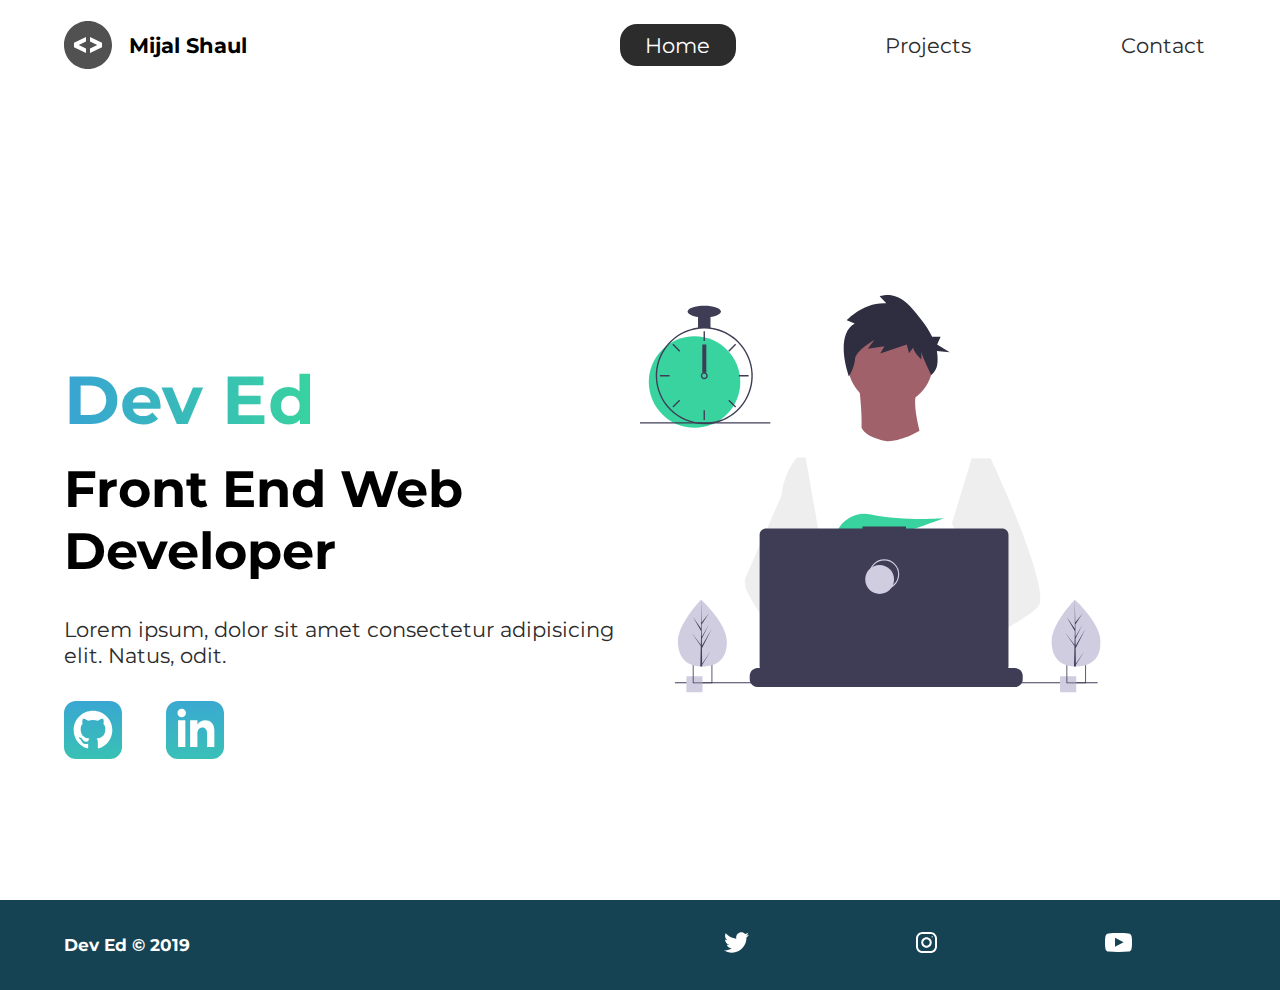
<file: index.html>
<!DOCTYPE html>
<html lang="en">
    <head>
        <meta charset="UTF-8">
        <meta http-equiv="X-UA-Compatible" content="IE=edge">
        <meta name="viewport" content="width=device-width, initial-scale=1.0">
        <meta name="description" content="Dev is web designer specialized in html,css and UX/UI"/>
        <meta name="robots" content="index,follow">
        <link href="https://fonts.googleapis.com/css2?family=Montserrat:wght@400;500&display=swap" rel="stylesheet">
        <link rel="stylesheet" href="./styles/style.css"/>
        <title>Dev Ed | Web Designer</title>
    </head>
<body>
    <header class="main-head">
        <nav>
          <div class="logo">
              <img src="/icons/code.svg" alt="logo"/>
              <h1>Mijal Shaul</h1>
          </div>
          <ul>
            <li><a class="active" href="/">Home</a></li>
            <li><a href="./projects/">Projects</a></li>
            <li><a href="./contact/">Contact</a></li>
          </ul>
        </nav>
    </header>
    <section class="intro">
        <div class="intro-text">
            <h2>Dev Ed</h2>
            <h3>Front End Web <br> Developer</h3>
            <p>Lorem ipsum, dolor sit amet consectetur adipisicing elit. Natus, odit.</p>
            <div class="intro-social">
                <a href="#"><img src="/icons/github.svg" alt="github-social-link"></a>
                <a href="#"><img src="/icons/linked-in.svg" alt="linkedin-social-link"></a>
            </div>
        </div>
        <div class="intro-images">
            <svg
            width="600"
            height="100%"
            viewBox="0 0 799 690"
            fill="none"
            xmlns="http://www.w3.org/2000/svg"
           > 
            <g id="undraw_dev_productivity_umsq (1) 1" clip-path="url(#clip0)">
              <path
                id="Vector"
                d="M516.92 624.636C516.92 624.636 512.16 626.266 504.42 628.576C487.31 633.706 455.65 642.216 428.82 643.916C405.72 645.396 386.2 641.836 382.63 626.766C381.1 620.286 383.27 614.956 388 610.576C402.12 597.486 439 592.796 468.25 591.186C476.51 590.736 484.15 590.526 490.51 590.446C501.31 590.306 508.39 590.526 508.39 590.526L508.56 591.186L516.92 624.636Z"
                fill="#A0616A"
              />
              <path
                id="Vector_2"
                d="M436.99 672.586C418.61 695.346 342.73 647.666 316.19 629.886C310.41 626.016 306.97 623.566 306.97 623.566L331.25 591.186L338.94 580.936C338.94 580.936 345.82 584.586 355.99 590.526C356.36 590.746 356.73 590.966 357.11 591.186C365.88 596.336 376.89 603.066 388 610.576C403.33 620.946 418.83 632.776 428.82 643.916C438.59 654.806 443.08 665.036 436.99 672.586Z"
                fill="#A0616A"
              />
              <g id="me">
                <path
                  id="Vector_3"
                  d="M434.672 191.952C475.283 191.607 507.926 158.406 507.582 117.795C507.237 77.1832 474.036 44.5403 433.425 44.8847C392.813 45.2291 360.17 78.4303 360.515 119.042C360.859 159.653 394.06 192.296 434.672 191.952Z"
                  fill="#A0616A"
                />
                <path
                  id="Vector_4"
                  d="M379.477 155.65C379.477 155.65 394.216 259.972 373.002 271.875C351.787 283.779 499.929 283.588 499.929 283.588C499.929 283.588 466.124 193.284 480.809 165.449L379.477 155.65Z"
                  fill="#A0616A"
                />
                <path
                  id="Vector_5"
                  d="M608.101 283.199L596.257 339.402L571.214 458.308L570.49 464.815L562.138 540.138L556.582 590.177L552.857 623.79C528.584 636.526 510.988 645.326 510.988 645.326C510.988 645.326 509.404 637.719 506.871 627.99C489.805 633.265 458.218 642.043 431.404 643.97C441.266 654.777 445.842 664.969 439.817 672.57C421.63 695.485 345.349 648.45 318.659 630.896C318.077 635.158 317.879 639.464 318.068 643.762L297.626 628.314L299.331 592.359L302.206 531.522L305.819 455.229C304.448 451.975 303.294 448.634 302.364 445.228C295.956 423.161 288.032 379.057 281.928 342.067C277.016 312.298 273.302 287.138 272.517 281.785C272.411 281.086 272.358 280.726 272.358 280.726L384.363 230.094C392.509 248.556 429.865 253.809 429.865 253.809C460.756 251.417 484.847 234.913 484.847 234.913L608.101 283.199Z"
                  fill="white"
                />
                <path
                  id="Vector_6"
                  d="M372.285 49.3811L358.49 43.9934C358.49 43.9934 386.969 12.1 426.99 14.513L415.635 2.22366C415.635 2.22366 443.04 -9.01799 468.283 19.6674C481.553 34.7467 496.908 52.4737 506.557 72.5077L521.281 72.3829L515.251 85.9663L536.874 99.3152L514.777 97.0719C516.155 104.471 516.421 112.034 515.566 119.511C514.683 126.991 510.928 133.835 505.094 138.598V138.598C505.094 138.598 487.743 103.449 487.696 97.9443L487.813 111.705C487.813 111.705 473.959 99.4371 473.889 91.1807L466.471 100.877L462.593 85.7717L416.475 101.301L423.87 88.8526L395.157 93.2246L406.278 77.9923C406.278 77.9923 373.932 96.1568 372.811 111.304C371.689 126.452 362.299 140.875 362.299 140.875C362.299 140.875 336.213 70.3294 372.285 49.3811Z"
                  fill="#2F2E41"
                />
                <path
                  id="Vector_7"
                  d="M690.215 540.422C682.794 548.605 664.338 560.992 641.951 574.422C633.623 579.413 624.757 584.559 615.71 589.676C594.122 601.889 571.514 614.001 552.857 623.79C528.584 636.526 510.988 645.326 510.988 645.326C510.988 645.326 509.403 637.719 506.871 627.99C503.48 614.968 498.397 598.141 493.184 590.715C493.002 590.456 492.82 590.218 492.638 589.979C491.121 588.022 489.601 586.885 488.112 586.897L562.138 540.138L594.127 519.926L570.489 464.814L540.842 395.683L557.908 339.727L575.062 283.479L608.101 283.199C608.101 283.199 619.243 306.985 633.514 340.166C635.647 345.128 637.851 350.299 640.096 355.64C669.469 425.394 706.176 522.836 690.215 540.422Z"
                  fill="#EEEEEE"
                />
                <path
                  id="Vector_8"
                  d="M358.123 591.2C355.41 591.212 352.702 591.456 350.029 591.928C327.074 596.073 320.47 616.94 318.659 630.896C318.077 635.158 317.879 639.464 318.068 643.761L297.626 628.314L290.178 622.687C272.316 616.628 256.353 605.733 242.483 592.84C230.449 581.456 219.634 568.849 210.213 555.223C200.831 541.793 192.448 527.692 185.134 513.034C183.094 508.943 181.977 504.454 181.864 499.884C181.751 495.314 182.644 490.775 184.48 486.588L209.154 430.327L245.218 348.098C245.471 346.146 245.752 344.237 246.059 342.371C252.995 300.511 272.367 281.786 272.367 281.786L287.286 281.659L297.778 341.932L310.813 416.815L302.364 445.227L282.839 510.845L302.205 531.522L358.123 591.2Z"
                  fill="#EEEEEE"
                />
              </g>
              <path
                id="Vector_9"
                d="M372.877 415.806L385.631 430.686C390.37 429.783 395.319 428.721 400.416 427.529L396.752 415.806L405.71 426.256C459.707 412.975 526.637 387.155 526.637 387.155C526.637 387.155 454.379 392.453 400.428 380.666C376.558 375.451 351.998 387.284 342.202 409.668C336.508 422.679 337.403 433.951 357.596 433.951C364.419 433.835 371.223 433.195 377.949 432.037L372.877 415.806Z"
                fill="#38D39F"
              />
              <path
                id="Vector_10"
                d="M663.65 660.386V666.456C663.654 668.122 663.345 669.774 662.74 671.326C662.472 672.018 662.147 672.687 661.77 673.326C660.578 675.326 658.887 676.983 656.862 678.133C654.838 679.283 652.549 679.887 650.22 679.886H203.67C201.342 679.887 199.053 679.283 197.028 678.133C195.003 676.983 193.312 675.326 192.12 673.326C191.743 672.687 191.419 672.018 191.15 671.326C190.546 669.774 190.237 668.122 190.24 666.456V660.386C190.24 658.622 190.587 656.876 191.262 655.246C191.936 653.616 192.926 652.136 194.173 650.888C195.42 649.641 196.901 648.652 198.53 647.977C200.16 647.302 201.906 646.955 203.67 646.956H229.41V644.126C229.41 644.052 229.425 643.979 229.453 643.911C229.481 643.843 229.522 643.782 229.574 643.73C229.626 643.678 229.688 643.636 229.756 643.608C229.824 643.58 229.897 643.566 229.97 643.566H243.4C243.474 643.566 243.547 643.58 243.615 643.608C243.683 643.636 243.745 643.678 243.797 643.73C243.849 643.782 243.89 643.843 243.918 643.911C243.946 643.979 243.96 644.052 243.96 644.126V646.956H252.35V644.126C252.35 644.052 252.365 643.979 252.393 643.911C252.421 643.843 252.462 643.782 252.514 643.73C252.566 643.678 252.628 643.636 252.696 643.608C252.764 643.58 252.837 643.566 252.91 643.566H266.34C266.414 643.566 266.487 643.58 266.555 643.608C266.623 643.636 266.684 643.678 266.736 643.73C266.789 643.782 266.83 643.843 266.858 643.911C266.886 643.979 266.9 644.052 266.9 644.126V646.956H275.3V644.126C275.3 644.052 275.315 643.979 275.343 643.911C275.371 643.843 275.412 643.782 275.464 643.73C275.516 643.678 275.578 643.636 275.646 643.608C275.714 643.58 275.787 643.566 275.86 643.566H289.29C289.364 643.566 289.437 643.58 289.505 643.608C289.573 643.636 289.634 643.678 289.686 643.73C289.739 643.782 289.78 643.843 289.808 643.911C289.836 643.979 289.85 644.052 289.85 644.126V646.956H298.24V644.126C298.24 644.052 298.255 643.979 298.283 643.911C298.311 643.843 298.352 643.782 298.404 643.73C298.456 643.678 298.518 643.636 298.586 643.608C298.654 643.58 298.727 643.566 298.8 643.566H312.23C312.304 643.566 312.377 643.58 312.445 643.608C312.513 643.636 312.574 643.678 312.626 643.73C312.678 643.782 312.72 643.843 312.748 643.911C312.776 643.979 312.79 644.052 312.79 644.126V646.956H321.18V644.126C321.18 644.052 321.194 643.979 321.223 643.911C321.251 643.843 321.292 643.782 321.344 643.73C321.396 643.678 321.458 643.636 321.526 643.608C321.594 643.58 321.667 643.566 321.74 643.566H335.17C335.244 643.566 335.317 643.58 335.385 643.608C335.453 643.636 335.514 643.678 335.566 643.73C335.618 643.782 335.66 643.843 335.688 643.911C335.716 643.979 335.73 644.052 335.73 644.126V646.956H344.13V644.126C344.13 644.052 344.145 643.979 344.173 643.911C344.201 643.843 344.242 643.782 344.294 643.73C344.346 643.678 344.408 643.636 344.476 643.608C344.544 643.58 344.617 643.566 344.69 643.566H358.12C358.194 643.566 358.267 643.58 358.335 643.608C358.403 643.636 358.464 643.678 358.516 643.73C358.569 643.782 358.61 643.843 358.638 643.911C358.666 643.979 358.68 644.052 358.68 644.126V646.956H367.07V644.126C367.07 644.052 367.085 643.979 367.113 643.911C367.141 643.843 367.182 643.782 367.234 643.73C367.286 643.678 367.348 643.636 367.416 643.608C367.484 643.58 367.557 643.566 367.63 643.566H472.83C472.904 643.566 472.977 643.58 473.045 643.608C473.113 643.636 473.174 643.678 473.227 643.73C473.279 643.782 473.32 643.843 473.348 643.911C473.376 643.979 473.39 644.052 473.39 644.126V646.956H481.79V644.126C481.79 644.052 481.804 643.979 481.833 643.911C481.861 643.843 481.902 643.782 481.954 643.73C482.006 643.678 482.068 643.636 482.136 643.608C482.204 643.58 482.277 643.566 482.35 643.566H495.78C495.928 643.567 496.07 643.627 496.175 643.732C496.279 643.836 496.339 643.978 496.34 644.126V646.956H504.73V644.126C504.73 644.052 504.745 643.979 504.773 643.911C504.801 643.843 504.842 643.782 504.894 643.73C504.946 643.678 505.008 643.636 505.076 643.608C505.144 643.58 505.217 643.566 505.29 643.566H518.72C518.794 643.566 518.867 643.58 518.935 643.608C519.003 643.636 519.065 643.678 519.117 643.73C519.169 643.782 519.21 643.843 519.238 643.911C519.266 643.979 519.28 644.052 519.28 644.126V646.956H527.67V644.126C527.67 644.052 527.685 643.979 527.713 643.911C527.741 643.843 527.782 643.782 527.834 643.73C527.886 643.678 527.948 643.636 528.016 643.608C528.084 643.58 528.157 643.566 528.23 643.566H541.66C541.734 643.566 541.807 643.58 541.875 643.608C541.943 643.636 542.005 643.678 542.057 643.73C542.109 643.782 542.15 643.843 542.178 643.911C542.206 643.979 542.22 644.052 542.22 644.126V646.956H550.62V644.126C550.62 644.052 550.635 643.979 550.663 643.911C550.691 643.843 550.732 643.782 550.784 643.73C550.836 643.678 550.898 643.636 550.966 643.608C551.034 643.58 551.107 643.566 551.18 643.566H564.61C564.757 643.568 564.898 643.628 565.001 643.733C565.104 643.837 565.161 643.979 565.16 644.126V646.956H573.56V644.126C573.56 644.052 573.575 643.979 573.603 643.911C573.631 643.843 573.672 643.782 573.724 643.73C573.776 643.678 573.838 643.636 573.906 643.608C573.974 643.58 574.047 643.566 574.12 643.566H587.55C587.624 643.566 587.697 643.58 587.765 643.608C587.833 643.636 587.895 643.678 587.947 643.73C587.999 643.782 588.04 643.843 588.068 643.911C588.096 643.979 588.11 644.052 588.11 644.126V646.956H596.5V644.126C596.5 644.052 596.515 643.979 596.543 643.911C596.571 643.843 596.612 643.782 596.664 643.73C596.716 643.678 596.778 643.636 596.846 643.608C596.914 643.58 596.987 643.566 597.06 643.566H610.49C610.564 643.566 610.637 643.58 610.705 643.608C610.773 643.636 610.835 643.678 610.887 643.73C610.939 643.782 610.98 643.843 611.008 643.911C611.036 643.979 611.05 644.052 611.05 644.126V646.956H650.22C651.984 646.955 653.731 647.302 655.36 647.977C656.99 648.652 658.471 649.641 659.718 650.888C660.965 652.136 661.954 653.616 662.629 655.246C663.304 656.876 663.651 658.622 663.65 660.386Z"
                fill="#3F3D56"
              />
              <path
                id="Vector_11"
                d="M793.5 671.326H60.5V673.326H793.5V671.326Z"
                fill="#3F3D56"
              />
              <path
                id="Vector_12"
                d="M627.694 404.757H461.251V401.326H385.78V404.757H218.651C215.665 404.757 212.801 405.943 210.69 408.054C208.578 410.166 207.392 413.029 207.392 416.015V643.927C207.392 646.913 208.578 649.776 210.69 651.888C212.801 653.999 215.665 655.185 218.651 655.185H627.694C630.68 655.185 633.544 653.999 635.655 651.888C637.767 649.776 638.953 646.913 638.953 643.927V416.015C638.953 414.537 638.662 413.073 638.096 411.707C637.53 410.341 636.701 409.1 635.655 408.054C634.61 407.009 633.369 406.18 632.003 405.614C630.637 405.048 629.173 404.757 627.694 404.757Z"
                fill="#3F3D56"
              />
              <path
                id="Vector_13"
                d="M423.5 509.326C437.307 509.326 448.5 498.133 448.5 484.326C448.5 470.519 437.307 459.326 423.5 459.326C409.693 459.326 398.5 470.519 398.5 484.326C398.5 498.133 409.693 509.326 423.5 509.326Z"
                stroke="#D0CDE1"
                stroke-width="2"
                stroke-miterlimit="10"
              />
              <path
                id="Vector_14"
                d="M415.5 518.326C429.307 518.326 440.5 507.133 440.5 493.326C440.5 479.519 429.307 468.326 415.5 468.326C401.693 468.326 390.5 479.519 390.5 493.326C390.5 507.133 401.693 518.326 415.5 518.326Z"
                fill="#D0CDE1"
              />
              <path
                id="Vector_15"
                d="M108.446 661.223H80.4463V689.223H108.446V661.223Z"
                fill="#D0CDE1"
              />
              <path
                id="Vector_16"
                d="M91.4502 639.223V673.223H125.45V639.223H91.4502ZM123.97 671.743H92.9202V640.703H123.97V671.743Z"
                fill="#3F3D56"
              />
              <path
                id="Vector_17"
                d="M756.446 661.223H728.446V689.223H756.446V661.223Z"
                fill="#D0CDE1"
              />
              <path
                id="Vector_18"
                d="M739.45 639.223V673.223H773.45V639.223H739.45ZM771.97 671.743H740.92V640.703H771.97V671.743Z"
                fill="#3F3D56"
              />
              <path
                id="Vector_19"
                d="M94.5802 230.113C138.399 230.113 173.921 194.592 173.921 150.773C173.921 106.955 138.399 71.4326 94.5802 71.4326C50.7617 71.4326 15.2397 106.955 15.2397 150.773C15.2397 194.592 50.7617 230.113 94.5802 230.113Z"
                fill="#38D39F"
              />
              <path
                id="Vector_20"
                d="M122.229 56.4899C115.045 55.5763 107.774 55.5763 100.59 56.4899C84.586 58.5913 69.5203 65.2398 57.181 75.6465C44.8417 86.0532 35.7467 99.7813 30.9754 115.202C28.8053 122.229 27.5764 129.514 27.3208 136.864C27.2848 137.886 27.2607 138.92 27.2607 139.954C27.283 162.264 36.1559 183.655 51.932 199.431C67.7082 215.207 89.0989 224.08 111.41 224.103C113.201 224.103 114.992 224.042 116.759 223.934C120.907 223.674 125.03 223.103 129.093 222.227C148.495 218.055 165.798 207.161 177.947 191.468C190.095 175.776 196.308 156.295 195.487 136.467C194.665 116.638 186.863 97.738 173.459 83.1039C160.054 68.4698 141.909 59.0435 122.229 56.4899H122.229ZM137.748 217.347H137.736C130.959 219.659 123.905 221.062 116.759 221.518C114.992 221.638 113.201 221.698 111.41 221.698C89.7377 221.672 68.961 213.051 53.6367 197.727C38.3123 182.402 29.6914 161.626 29.6649 139.954C29.6649 138.92 29.689 137.886 29.725 136.864C30.5514 115.744 39.5156 95.7617 54.7411 81.1008C69.9666 66.44 90.273 58.237 111.41 58.2089C130.776 58.21 149.513 65.0865 164.283 77.6131C179.052 90.1398 188.895 107.503 192.057 126.61C195.219 145.716 191.496 165.325 181.55 181.942C171.604 198.559 156.081 211.106 137.748 217.347H137.748Z"
                fill="#3F3D56"
              />
              <path
                id="Vector_21"
                d="M112.612 63.0176H110.208V79.8474H112.612V63.0176Z"
                fill="#3F3D56"
              />
              <path
                id="Vector_22"
                d="M57.8578 84.7018L56.1577 86.4019L68.0582 98.3023L69.7582 96.6022L57.8578 84.7018Z"
                fill="#3F3D56"
              />
              <path
                id="Vector_23"
                d="M34.4736 138.751V141.156H51.3034V138.751H34.4736Z"
                fill="#3F3D56"
              />
              <path
                id="Vector_24"
                d="M56.1578 193.506L57.8579 195.206L69.7584 183.306L68.0583 181.606L56.1578 193.506Z"
                fill="#3F3D56"
              />
              <path
                id="Vector_25"
                d="M153.062 96.6022L154.762 98.3022L166.662 86.4018L164.962 84.7017L153.062 96.6022Z"
                fill="#3F3D56"
              />
              <path
                id="Vector_26"
                d="M171.516 138.751V141.156H188.346V138.751H171.516Z"
                fill="#3F3D56"
              />
              <path
                id="Vector_27"
                d="M154.762 181.605L153.062 183.305L164.962 195.206L166.662 193.506L154.762 181.605Z"
                fill="#3F3D56"
              />
              <path
                id="Vector_28"
                d="M112.612 200.06H110.208V216.89H112.612V200.06Z"
                fill="#3F3D56"
              />
              <path
                id="Vector_29"
                d="M115.016 135.145C113.976 134.365 112.711 133.943 111.41 133.943C110.11 133.943 108.844 134.365 107.804 135.145C107.091 135.686 106.505 136.375 106.085 137.165C105.552 138.181 105.322 139.329 105.421 140.473C105.52 141.616 105.944 142.707 106.644 143.617C107.343 144.527 108.288 145.218 109.368 145.608C110.447 145.997 111.616 146.07 112.735 145.817C113.855 145.564 114.878 144.996 115.685 144.179C116.492 143.363 117.048 142.333 117.288 141.21C117.528 140.088 117.441 138.92 117.039 137.846C116.636 136.771 115.935 135.834 115.017 135.145H115.016ZM111.41 143.56C110.454 143.557 109.539 143.176 108.863 142.501C108.187 141.825 107.807 140.909 107.804 139.954C107.808 139.224 108.03 138.513 108.441 137.91C108.793 137.4 109.271 136.989 109.828 136.718C110.386 136.446 111.004 136.323 111.623 136.361C112.241 136.398 112.84 136.594 113.361 136.931C113.881 137.267 114.307 137.732 114.595 138.281C114.883 138.83 115.025 139.444 115.007 140.063C114.989 140.683 114.811 141.287 114.491 141.818C114.17 142.349 113.719 142.788 113.179 143.093C112.639 143.398 112.03 143.559 111.41 143.56V143.56Z"
                fill="#3F3D56"
              />
              <path
                id="Vector_30"
                d="M122.229 35.3687H100.591V57.007H122.229V35.3687Z"
                fill="#3F3D56"
              />
              <path
                id="Vector_31"
                d="M111.41 38.9748C127.344 38.9748 140.261 34.4 140.261 28.7567C140.261 23.1134 127.344 18.5386 111.41 18.5386C95.4757 18.5386 82.5586 23.1134 82.5586 28.7567C82.5586 34.4 95.4757 38.9748 111.41 38.9748Z"
                fill="#3F3D56"
              />
              <path id="clock-arrow" d="M115 86H108V135H115V86Z" fill="#3F3D56" />
              <path
                id="Vector_32"
                d="M226 220.44H0V222.844H226V220.44Z"
                fill="#3F3D56"
              />
              <g id="plant-left">
                <path
                  id="Vector_33"
                  d="M150.594 599.754C151.527 631.704 132.858 643.413 109.43 644.097C108.886 644.113 108.344 644.123 107.805 644.126C106.719 644.135 105.643 644.117 104.577 644.072C83.3891 643.193 66.6172 631.945 65.7495 602.232C64.8515 571.482 103.018 531.529 105.882 528.574L105.887 528.571C105.996 528.458 106.052 528.402 106.052 528.402C106.052 528.402 149.661 567.807 150.594 599.754Z"
                  fill="#D0CDE1"
                />
                <path
                  id="Vector_34"
                  d="M107.744 639.255L122.626 617.124L107.774 641.636L107.805 644.126C106.719 644.135 105.643 644.117 104.577 644.072L105.315 612.06L105.295 611.813L105.322 611.766L105.393 608.741L89.0952 585.078L105.374 606.477L105.432 607.116L105.989 582.93L91.9122 558.397L106.029 578.681L105.882 528.574L105.882 528.407L105.887 528.571L106.821 568.062L119.651 552.021L106.863 571.464L107.143 593.098L118.949 571.984L107.187 596.279L107.343 608.308L124.512 578.897L107.395 612.505L107.744 639.255Z"
                  fill="#3F3D56"
                />
              </g>
              <g id="plant-right">
                <path
                  id="Vector_35"
                  d="M798.594 599.754C799.527 631.704 780.858 643.413 757.43 644.097C756.886 644.113 756.344 644.123 755.805 644.126C754.719 644.135 753.643 644.117 752.577 644.072C731.389 643.193 714.617 631.945 713.749 602.232C712.851 571.482 751.018 531.529 753.882 528.574L753.887 528.571C753.996 528.458 754.052 528.402 754.052 528.402C754.052 528.402 797.661 567.807 798.594 599.754Z"
                  fill="#D0CDE1"
                />
                <path
                  id="Vector_36"
                  d="M755.744 639.255L770.626 617.124L755.774 641.636L755.805 644.126C754.719 644.135 753.643 644.117 752.577 644.072L753.315 612.06L753.295 611.813L753.323 611.766L753.393 608.741L737.095 585.078L753.374 606.477L753.432 607.116L753.989 582.93L739.912 558.397L754.029 578.681L753.882 528.574L753.882 528.407L753.887 528.571L754.821 568.062L767.651 552.021L754.864 571.464L755.143 593.098L766.949 571.984L755.187 596.279L755.343 608.308L772.512 578.897L755.395 612.505L755.744 639.255Z"
                  fill="#3F3D56"
                />
              </g>
            </g>
            <defs>
              <clipPath id="clip0">
                <rect width="798.627" height="689.223" fill="white" />
              </clipPath>
            </defs>
          </svg>
          <img src="/img/splash.svg" alt="" class="splash">
        </div>
    </section>
    <footer>
      <h4>Dev Ed &copy; 2019</h4>
      <ul>
          <li><a href="#"><img src="/icons/twitter 1.svg" alt="twitter-social"></a></li>
          <li><a href="#"><img src="/icons/instagram 1.svg" alt="instagram-social"></a></li>
          <li><a href="#"><img src="/icons/youtube-symbol 1.svg" alt="youtube-social"></a></li>
      </ul>
  </footer>
</body>
</html>
</file>
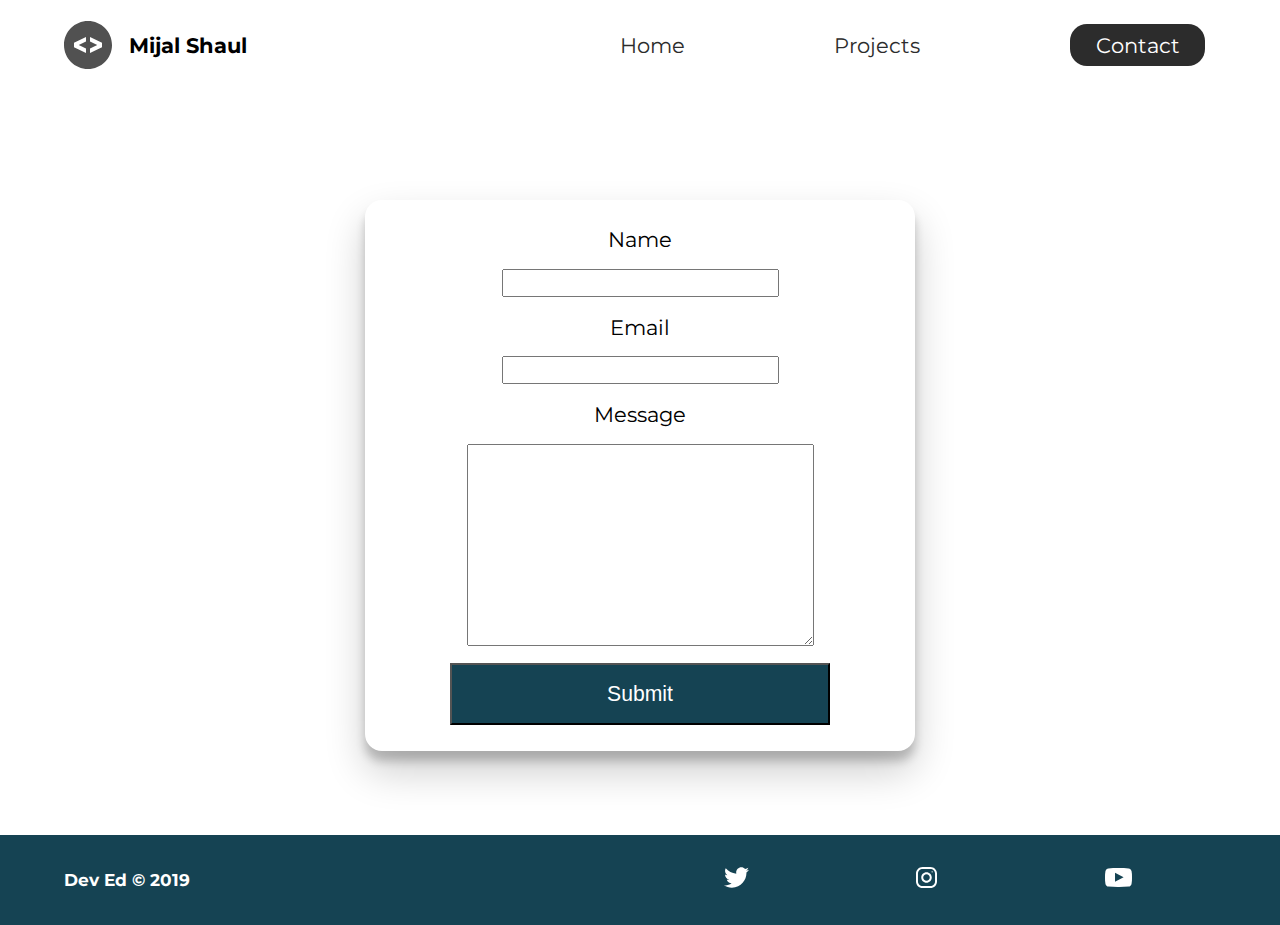
<file: contact/index.html>
<!DOCTYPE html>
<html lang="en">
    <head>
        <meta charset="UTF-8">
        <meta http-equiv="X-UA-Compatible" content="IE=edge">
        <meta name="viewport" content="width=device-width, initial-scale=1.0">
        <meta name="description" content="Dev is web designer specialized in html,css and UX/UI"/>
        <meta name="robots" content="index,follow">
        <link href="https://fonts.googleapis.com/css2?family=Montserrat:wght@400;500&display=swap" rel="stylesheet">
        <link rel="stylesheet" href="../styles/style.css"/>
        <title>Dev Ed | Web Designer</title>
    </head>
<body>
    <header class="main-head">
        <nav>
          <div class="logo">
              <img src="../icons/code.svg" alt="logo"/>
              <h1>Mijal Shaul</h1>
          </div>
          <ul>
            <li><a href="../index.html">Home</a></li>
            <li><a href="../projects/">Projects</a></li>
            <li><a class="active" href="./index.html">Contact</a></li>
          </ul>
        </nav>
    </header>
    <section class="form-section">
        <form>
            <label for="name">Name</label>
            <input type="name" name="name" id="name" required>
            <label for="email">Email</label>
            <input type="email" name="email" id="email" required>
            <label for="message">Message</label>
            <textarea name="message" id="message" cols="30" rows="10"></textarea>
            <button type="submit">Submit</button>
        </form>
    </section>
    <footer>
        <h4>Dev Ed &copy; 2019</h4>
        <ul>
            <li><a href="#"><img src="/icons/twitter 1.svg" alt="twitter-social"></a></li>
            <li><a href="#"><img src="/icons/instagram 1.svg" alt="instagram-social"></a></li>
            <li><a href="#"><img src="/icons/youtube-symbol 1.svg" alt="youtube-social"></a></li>
        </ul>
    </footer>
</body>
</html>
</file>
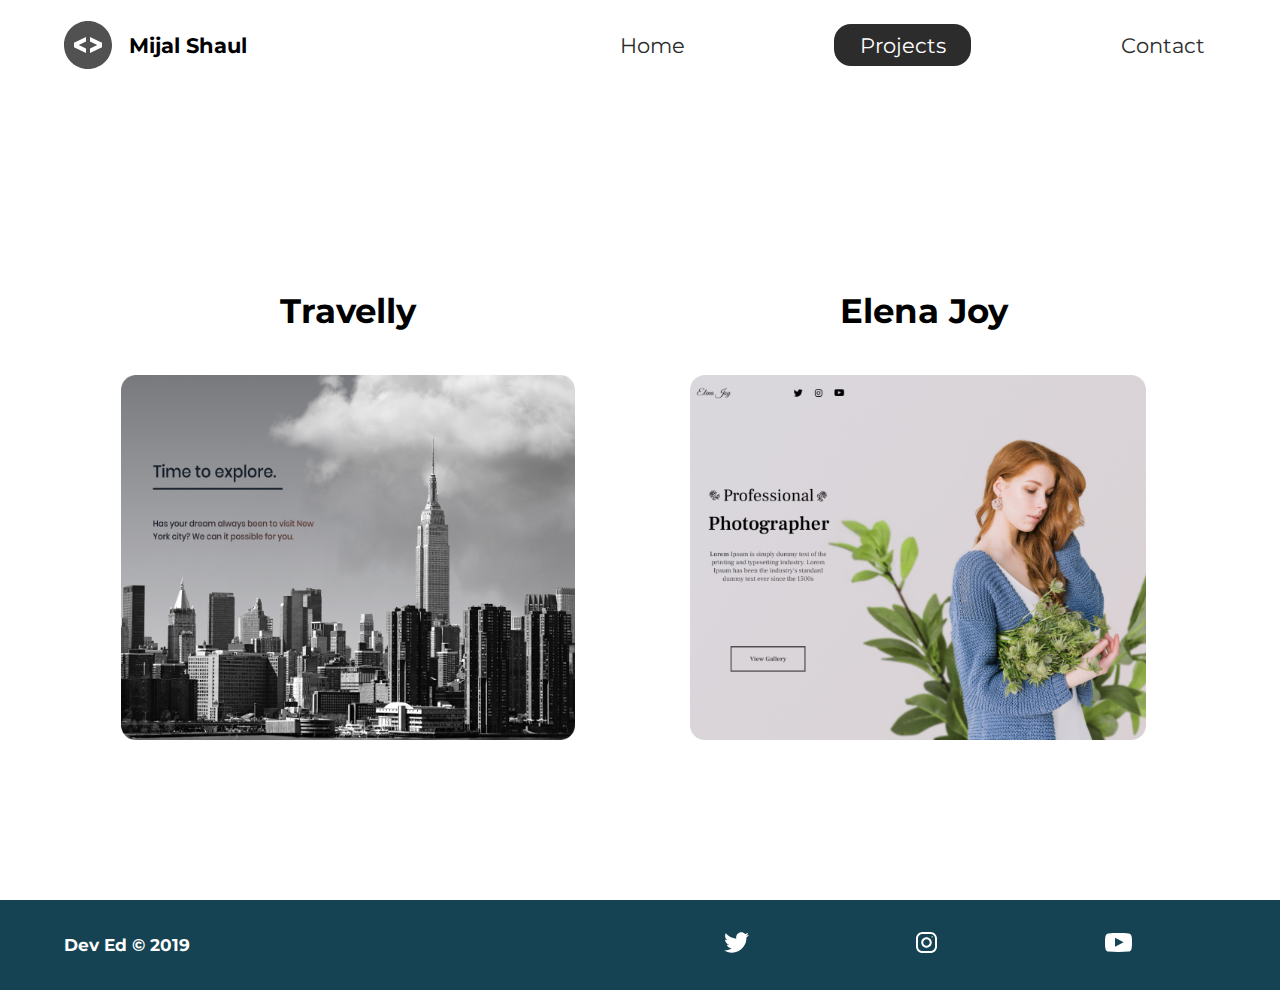
<file: projects/index.html>
<!DOCTYPE html>
<html lang="en">
    <head>
        <meta charset="UTF-8">
        <meta http-equiv="X-UA-Compatible" content="IE=edge">
        <meta name="viewport" content="width=device-width, initial-scale=1.0">
        <meta name="description" content="Dev is web designer specialized in html,css and UX/UI"/>
        <meta name="robots" content="index,follow">
        <link href="https://fonts.googleapis.com/css2?family=Montserrat:wght@400;500&display=swap" rel="stylesheet">
        <link rel="stylesheet" href="../styles/style.css"/>
        <title>Dev Ed | Web Designer</title>
    </head>
<body>
    <header class="main-head">
        <nav>
          <div class="logo">
              <img src="../icons/code.svg" alt="logo"/>
              <h1>Mijal Shaul</h1>
          </div>
          <ul>
            <li><a href="../index.html">Home</a></li>
            <li><a class="active" href="./index.html">Projects</a></li>
            <li><a href="../contact/">Contact</a></li>
          </ul>
        </nav>
    </header>
     <section class="projects">
        <div class="travelly">
            <h2>Travelly</h2>
            <img src="../img/travelly.jpg" alt="travelly-project" class="travelly-image">
        </div>
        <div class="elena">
            <h2>Elena Joy</h2>
            <img src="../img/elena-joy.jpg" alt="elena-project" class="elena-image">
        </div>
     </section>
     <footer>
        <h4>Dev Ed &copy; 2019</h4>
        <ul>
            <li><a href="#"><img src="/icons/twitter 1.svg" alt="twitter-social"></a></li>
            <li><a href="#"><img src="/icons/instagram 1.svg" alt="instagram-social"></a></li>
            <li><a href="#"><img src="/icons/youtube-symbol 1.svg" alt="youtube-social"></a></li>
        </ul>
    </footer>
</body>
</html>
</file>
<file: styles/style.css>
* {
  margin: 0;
  padding: 0;
  box-sizing: border-box;
}

html {
  font-size: 62.5%;
}

body {
  font-family: "Montserrat", sans-serif;
}

h1 {
  font-size: 2.5rem;
}

li, button, label, input, p, a {
  font-size: 2.5rem;
}

h2 {
  font-size: 4rem;
}

h3 {
  font-size: 2.5rem;
}

h4, h5 {
  font-size: 2rem;
}

ul {
  list-style: none;
}

a {
  text-decoration: none;
  color: #2c2c2c;
}

.main-head {
  width: 95%;
  margin: 0 0 0 auto;
}

nav {
  display: flex;
  justify-content: space-between;
  align-items: center;
  flex-direction: row;
  min-height: 10vh;
  width: 60%;
  flex-wrap: wrap;
}
nav .logo {
  display: flex;
  justify-content: flex-start;
  align-items: center;
  flex-direction: row;
  flex: 1 1 10rem;
}
nav .logo h1 {
  margin: 2rem;
}
nav ul {
  display: flex;
  justify-content: space-around;
  align-items: center;
  flex-direction: row;
  flex: 1 1 40rem;
}

.intro {
  min-height: 90vh;
  width: 90%;
  margin: auto;
  flex-wrap: wrap;
  display: flex;
  justify-content: space-between;
  align-items: center;
  flex-direction: row;
}
.intro h2 {
  font-size: 8rem;
  padding-top: 2rem;
  margin-top: 20%;
  background: linear-gradient(to left, #38d39f, #38a4d3);
  -webkit-background-clip: text;
          background-clip: text;
  -webkit-text-fill-color: transparent;
  display: inline-block;
}
.intro h3 {
  font-size: 6rem;
  padding: 2rem 0rem;
}
.intro p {
  padding-top: 2rem;
  color: #2c2c2c;
}

.splash {
  position: absolute;
  top: 0%;
  right: 0%;
  height: 100%;
  z-index: -1;
}

.intro-social {
  margin-top: 4rem;
}
.intro-social a {
  margin-right: 5rem;
}

.active {
  background: #2c2c2c;
  color: white;
  padding: 1rem 3rem;
  border-radius: 2rem;
}

.intro-text, .intro-images {
  flex: 1 1 40rem;
}

#plant-left {
  -webkit-animation: plant 1.5s ease infinite alternate;
          animation: plant 1.5s ease infinite alternate;
}

#plant-right {
  -webkit-animation: plant 1.5s ease infinite alternate 0.5s;
          animation: plant 1.5s ease infinite alternate 0.5s;
}

#me {
  -webkit-animation: me 1s ease infinite alternate;
          animation: me 1s ease infinite alternate;
  transform-origin: bottom;
}

#clock-arrow {
  -webkit-animation: clock 1.5s infinite linear;
          animation: clock 1.5s infinite linear;
  transform-box: fill-box;
  transform-origin: bottom;
}

@-webkit-keyframes me {
  from {
    transform: rotateZ(-5deg);
  }
  to {
    transform: rotateZ(5deg);
  }
}

@keyframes me {
  from {
    transform: rotateZ(-5deg);
  }
  to {
    transform: rotateZ(5deg);
  }
}
@-webkit-keyframes plant {
  from {
    transform: translateY(0%);
  }
  to {
    transform: translateY(-30%);
  }
}
@keyframes plant {
  from {
    transform: translateY(0%);
  }
  to {
    transform: translateY(-30%);
  }
}
@-webkit-keyframes clock {
  from {
    transform: rotateZ(0deg);
  }
  to {
    transform: rotateZ(360deg);
  }
}
@keyframes clock {
  from {
    transform: rotateZ(0deg);
  }
  to {
    transform: rotateZ(360deg);
  }
}
.projects {
  width: 90%;
  margin: auto;
  min-height: 90vh;
  display: flex;
  justify-content: space-between;
  align-items: center;
  flex-direction: row;
  text-align: center;
}
.projects h2 {
  margin: 5rem;
}

.travelly, .elena {
  margin: 1 1 40rem;
}

.travelly-image, .elena-image {
  width: 80%;
}

.form-section {
  min-height: 80vh;
  display: flex;
  justify-content: center;
  align-items: center;
  flex-direction: row;
  margin-top: 3rem;
}
.form-section form {
  margin: 5rem 0rem;
  padding: 3rem 10rem;
  box-shadow: 0px 10px 10px rgba(0, 0, 0, 0.2), 0px 20px 40px rgba(0, 0, 0, 0.2);
  display: flex;
  justify-content: center;
  align-items: center;
  flex-direction: column;
  border-radius: 2rem;
}
.form-section form input, .form-section form textarea {
  margin: 2rem;
}
.form-section form input:focus, .form-section form textarea:focus {
  outline: 2px solid black;
}
.form-section form textarea {
  font-family: "Montserrat", sans-serif;
  font-size: 2rem;
}
.form-section form button {
  width: 100%;
  padding: 2rem;
  background-color: #154353;
  color: white;
}
.form-section form button:focus {
  background: rgb(52, 82, 109);
}

footer {
  background: #154353;
  color: white;
  min-height: 10vh;
  padding: 0% 5%;
  display: flex;
  justify-content: flex-start;
  align-items: center;
  flex-direction: row;
}
footer ul {
  flex: 1 1 40rem;
  display: flex;
  justify-content: space-around;
  align-items: center;
  flex-direction: row;
}
footer h4 {
  flex: 1 1 40rem;
}

@media screen and (max-width: 1332px) {
  html {
    font-size: 53%;
  }
  .splash {
    display: none;
  }
  svg {
    width: 80%;
  }
  nav {
    width: 100%;
  }
}
@media screen and (max-width: 754px) {
  html {
    font-size: 45%;
  }
  svg {
    height: 60%;
  }
  .main-head {
    width: 100%;
  }
  nav .logo {
    display: flex;
    justify-content: center;
    align-items: center;
    flex-direction: column;
    flex: 1 1 20rem;
    margin-top: 2rem;
  }
  nav ul {
    flex: 1 1 60rem;
    margin: 2rem 0rem;
  }
  .intro-text {
    margin-top: 5rem;
    text-align: center;
  }
  .intro-images {
    text-align: center;
  }
  .intro-social {
    display: flex;
    justify-content: center;
    align-items: center;
    flex-direction: row;
  }
  .intro-social a {
    margin: 2rem;
  }
  .projects {
    flex-wrap: wrap;
  }
  .elena, .travelly {
    flex: 1 1 50rem;
  }
  .elena img, .travelly img {
    width: 100%;
    height: 100%;
  }
  form {
    padding: 0rem;
    width: 100%;
  }
}/*# sourceMappingURL=style.css.map */
</file>
